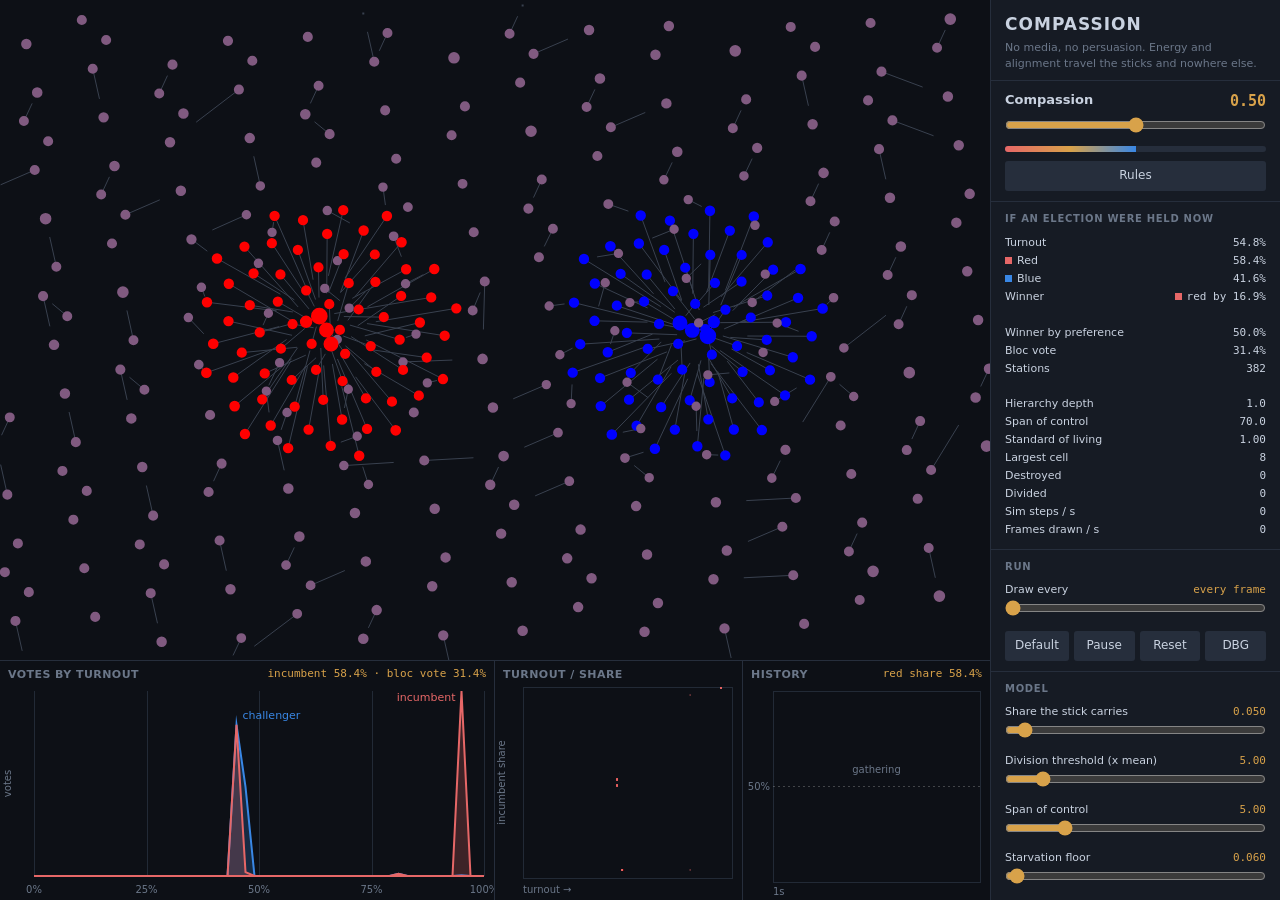
<file: index.html>
<!doctype html>
<html lang="en">
<head>
<meta charset="utf-8">
<title>How a hierarchy puts a tail in an election</title>
<link rel="canonical" href="compassion/">
<meta http-equiv="refresh" content="0; url=compassion/">
</head>
<body><a href="compassion/">Continue</a></body>
</html>
</file>
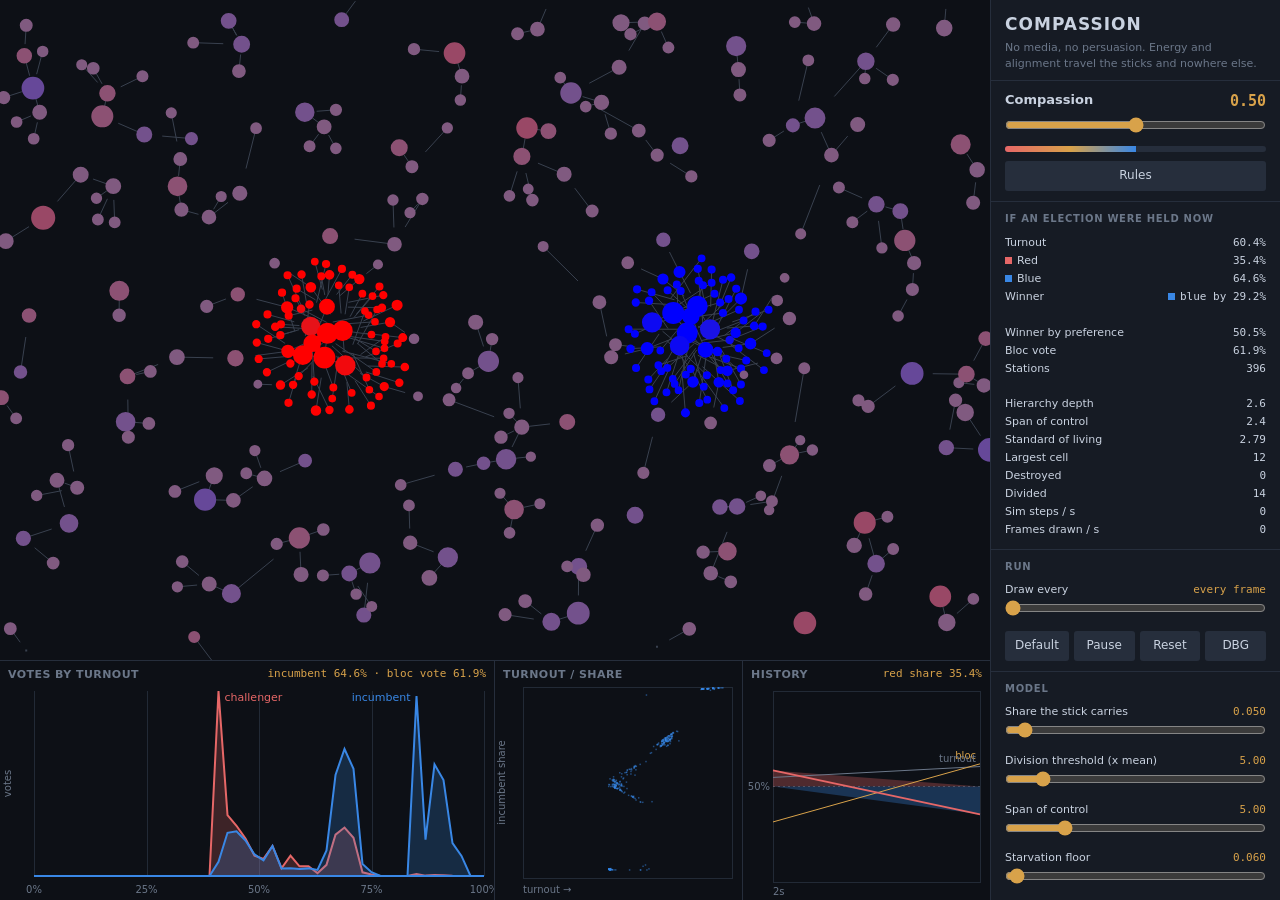
<file: compassion/index.html>
<!doctype html>
<html lang="en">
<head>
<meta charset="utf-8">
<meta name="viewport" content="width=device-width, initial-scale=1">
<title>A hierarchy puts a tail in an election, with nobody persuaded</title>
<style>
:root {
  --bg:        #0d1016;
  --surface:   #161b24;
  --border:    #262e3c;
  --text:      #c9d2e0;
  --muted:     #6b7789;
  --accent:    #d8a24a;

  --main:      #e66767;
  --opp:       #3987e5;
  --mid:       #6a6f78;
  --edge:      #39414f;
  --grid:      #222a36;

  --font: system-ui, 'Segoe UI', sans-serif;
  --mono: 'SF Mono', 'Fira Code', Consolas, monospace;
}

*, *::before, *::after { box-sizing: border-box; margin: 0; padding: 0; }

body {
  background: var(--bg);
  color: var(--text);
  font: 13px/1.45 var(--font);
  height: 100vh;
  display: flex;
  overflow: hidden;
}

/* ── Left: canvases ─────────────────────────────────────────────────── */

#stage { flex: 1; display: flex; flex-direction: column; min-width: 0; }

#net-wrap { flex: 1; position: relative; min-height: 0; }
#net { position: absolute; inset: 0; width: 100%; height: 100%; display: block; }

#panels {
  height: 240px;
  display: grid;
  grid-template-columns: 2fr 1fr 1fr;
  gap: 1px;
  background: var(--border);
  border-top: 1px solid var(--border);
}

.panel { background: var(--bg); position: relative; min-width: 0; }
.panel canvas { position: absolute; inset: 0; width: 100%; height: 100%; display: block; }
.panel h2 {
  position: absolute; top: 6px; left: 8px;
  font-size: 11px; font-weight: 600; letter-spacing: .04em;
  text-transform: uppercase; color: var(--muted);
  pointer-events: none; z-index: 1;
}
.panel .readout {
  position: absolute; top: 6px; right: 8px;
  font: 11px var(--mono); color: var(--accent); text-align: right;
  pointer-events: none; z-index: 1;
}

/* ── Right: controls ────────────────────────────────────────────────── */

#side {
  width: 290px;
  background: var(--surface);
  border-left: 1px solid var(--border);
  display: flex; flex-direction: column;
  overflow-y: auto;
}

#side header { padding: 12px 14px 8px; border-bottom: 1px solid var(--border); }
#side h1 { font-size: 17px; letter-spacing: .06em; }
#side header p { color: var(--muted); font-size: 11px; margin-top: 3px; }

.group { padding: 10px 14px; border-bottom: 1px solid var(--border); }
.group > h3 {
  font-size: 10px; text-transform: uppercase; letter-spacing: .07em;
  color: var(--muted); margin-bottom: 8px;
}

.ctl { margin-bottom: 9px; }
.ctl label { display: flex; justify-content: space-between; font-size: 11px; margin-bottom: 2px; }
.ctl label span:last-child { font-family: var(--mono); color: var(--accent); }
.ctl input[type=range] { width: 100%; accent-color: var(--accent); }

.ctl.hero label { font-size: 13px; font-weight: 600; }
.ctl.hero label span:last-child { font-size: 15px; }
.ctl.hero input[type=range] { height: 22px; }

.meter { height: 6px; background: var(--border); border-radius: 3px; overflow: hidden; margin-top: 4px; }
.meter > div { height: 100%; background: linear-gradient(90deg, var(--main), var(--accent), var(--opp)); }

button {
  font: inherit; font-size: 12px;
  background: var(--border); color: var(--text);
  border: 1px solid transparent; border-radius: 3px;
  padding: 5px 9px; cursor: pointer;
}
button:hover { border-color: var(--muted); }
button.on { background: var(--accent); color: #17130a; }
button.wide { width: 100%; }

.row { display: flex; gap: 5px; flex-wrap: wrap; }
.row > button { flex: 1; }

.check { display: flex; align-items: center; gap: 6px; font-size: 11px; margin-bottom: 6px; }
.check input { accent-color: var(--accent); }

.stat { display: flex; justify-content: space-between; font-size: 11px; padding: 1px 0; }
.stat span:last-child { font-family: var(--mono); color: var(--text); }

/* ── Rules overlay ──────────────────────────────────────────────────── */

#rules {
  position: fixed; inset: 0;
  background: rgba(5,7,11,.86);
  display: none; align-items: center; justify-content: center;
  z-index: 40;
}
#rules.open { display: flex; }
#rules-box {
  background: var(--surface);
  border: 1px solid var(--border);
  width: min(760px, 92vw); max-height: 88vh;
  display: flex; flex-direction: column;
}
#rules-head {
  display: flex; align-items: baseline; gap: 10px;
  padding: 12px 16px; border-bottom: 1px solid var(--border);
}
#rules-head h2 { font-size: 15px; }
#rules-head p { color: var(--muted); font-size: 11px; flex: 1; }
#rules-list { overflow-y: auto; padding: 4px 0; }

.rule { display: grid; grid-template-columns: 116px 1fr; gap: 12px; padding: 7px 16px; }
.rule:nth-child(odd) { background: rgba(255,255,255,.017); }
.rule-name { font-weight: 600; font-size: 12px; }
.rule-text { font-size: 12px; color: var(--text); }
.rule-text code { font-family: var(--mono); font-size: 11px; color: var(--accent); }
.rule-vals { font-family: var(--mono); font-size: 10.5px; color: var(--muted); margin-top: 2px; }

/* ── Debug panel ────────────────────────────────────────────────────── */

#debug-panel {
  position: fixed; right: 0; bottom: 0; width: 460px; max-height: 50vh;
  background: var(--surface); border: 1px solid var(--border);
  display: none; flex-direction: column; z-index: 50;
  font-family: var(--mono); font-size: 11px;
}
#debug-panel.open { display: flex; }
#debug-header { display: flex; gap: 6px; align-items: center; padding: 6px 8px; border-bottom: 1px solid var(--border); }
#debug-title { flex: 1; font-weight: 600; }
#debug-log { overflow-y: auto; padding: 4px 8px; }
.dl-entry { display: flex; gap: 6px; padding: 1px 0; }
.dl-time { color: var(--muted); }
.dl-level { width: 40px; color: var(--muted); }
.dl-error .dl-msg { color: var(--main); }
.dl-warn  .dl-msg { color: var(--accent); }
.dl-empty { color: var(--muted); padding: 6px 0; }
</style>
</head>
<body>


<div id="stage">
  <div id="net-wrap"><canvas id="net"></canvas></div>
  <div id="panels">
    <div class="panel">
      <h2>Votes by turnout</h2>
      <div class="readout" id="ro-hist"></div>
      <canvas id="hist"></canvas>
    </div>
    <div class="panel">
      <h2>Turnout / share</h2>
      <canvas id="scatter"></canvas>
    </div>
    <div class="panel">
      <h2>History</h2>
      <div class="readout" id="ro-hist2"></div>
      <canvas id="history"></canvas>
    </div>
  </div>
</div>

<aside id="side">
  <header>
    <h1>COMPASSION</h1>
    <p>No media, no persuasion. Energy and alignment travel the sticks and nowhere else.</p>
  </header>

  <div class="group">
    <div class="ctl hero">
      <label for="p-compassion"><span>Compassion</span><span id="v-compassion"></span></label>
      <input type="range" id="p-compassion">
      <div class="meter"><div id="m-compassion"></div></div>
    </div>
    <div class="row">
      <button id="btn-rules" class="wide">Rules</button>
    </div>
  </div>

  <div class="group">
    <h3>If an election were held now</h3>
    <div id="stats"></div>
  </div>

  <div class="group">
    <h3>Run</h3>
    <div class="ctl" style="margin-top:8px">
      <label for="p-draw"><span>Draw every</span><span id="v-draw"></span></label>
      <input type="range" id="p-draw" min="1" max="30" step="1" value="1">
    </div>
    <div class="row">
      <button id="btn-defaults">Default</button>
      <button id="btn-pause">Pause</button>
      <button id="btn-reset">Reset</button>
      <button id="btn-debug">DBG</button>
    </div>
  </div>

  <div class="group" id="g-model"><h3>Model</h3></div>
  <div class="group" id="g-election"><h3>Election</h3></div>
</aside>

<div id="rules">
  <div id="rules-box">
    <div id="rules-head">
      <h2>Every rule this page runs</h2>
      <p>values are live</p>
      <button id="rules-close">✕</button>
    </div>
    <div id="rules-list"></div>
  </div>
</div>

<script type="module">
import { CAP, WORLD_W, WORLD_H, BINS, P, RULES, EP, ELECTION_RULES, Model, runElection, blocVote, radius, clamp, dx, dy } from './model.js';
// ============================================================================
// Rendering
// ============================================================================

/**
 * Canvas rendering. Colours come from the stylesheet, so the palette has one home.
 *
 * The diverging alignment scale is the validated blue/red pair with a grey midpoint;
 * nodes are bucketed by alignment and each bucket drawn as one path, which keeps the
 * whole network to a couple of dozen fill calls.
 */


const BUCKETS = 21;

const css = v => getComputedStyle(document.documentElement).getPropertyValue(v).trim();

function hex(h) {
  const n = parseInt(h.slice(1), 16);
  return [(n >> 16) & 255, (n >> 8) & 255, n & 255];
}
/** A token colour at an alpha, so a fill can never drift from the line it belongs to. */
function tint(hexColor, alpha) {
  const [r, g, b] = hex(hexColor);
  return `rgba(${r},${g},${b},${alpha})`;
}

class View {
  constructor() {
    this.textMuted = css('--muted');
    this.gridColor = css('--grid');
    this.edge = css('--edge');

    /** Alignment 0..1 straight into the red and blue channels; green only desaturates the
     *  midpoint, which would otherwise read as vivid magenta rather than as "uncommitted". */
    this.ramp = Array.from({ length: BUCKETS }, (_, k) => {
      const a = k / (BUCKETS - 1);
      const g = Math.round(90 * (1 - Math.abs(2 * a - 1)));
      return `rgb(${Math.round(255 * a)},${g},${Math.round(255 * (1 - a))})`;
    });

    this.canvases = {};
    for (const id of ['net', 'hist', 'scatter', 'history']) {
      const el = document.getElementById(id);
      this.canvases[id] = { el, ctx: el.getContext('2d', { alpha: false }) };
    }
    this.onResize = null;
    this.resize();
    window.addEventListener('resize', () => { this.resize(); this.onResize?.(); });
  }

  resize() {
    const dpr = Math.min(2, window.devicePixelRatio || 1);
    for (const k in this.canvases) {
      const { el } = this.canvases[k];
      const r = el.getBoundingClientRect();
      el.width = Math.max(1, Math.round(r.width * dpr));
      el.height = Math.max(1, Math.round(r.height * dpr));
      this.canvases[k].w = r.width;
      this.canvases[k].h = r.height;
      this.canvases[k].ctx.setTransform(dpr, 0, 0, dpr, 0, 0);
    }
  }

  clear(key) {
    const { ctx, w, h } = this.canvases[key];
    ctx.fillStyle = css('--bg');
    ctx.fillRect(0, 0, w, h);
    return this.canvases[key];
  }

  drawNetwork(model) {
    const { ctx, w, h } = this.clear('net');
    const s = Math.min(w / WORLD_W, h / WORLD_H);
    const ox = (w - WORLD_W * s) / 2, oy = (h - WORLD_H * s) / 2;
    const { x, y, e, a, alive } = model;

    ctx.lineWidth = 1;
    ctx.strokeStyle = this.edge;
    ctx.beginPath();
    const heads = new Path2D();
    for (let i = 0; i < CAP; i++) {
      if (!alive[i]) continue;
      const p = model.parentOf(i);
      if (p < 0) continue;
      const giver = e[i] < e[p] ? i : p;
      const taker = giver === i ? p : i;
      const gx = ox + x[giver] * s, gy = oy + y[giver] * s;
      const sx = dx(x[giver], x[taker]) * s, sy = dy(y[giver], y[taker]) * s;
      ctx.moveTo(gx, gy);
      ctx.lineTo(gx + sx * 0.62, gy + sy * 0.62);
      heads.rect(gx + sx - 1, gy + sy - 1, 2, 2);
    }
    ctx.stroke();
    ctx.fillStyle = this.edge;
    ctx.fill(heads);

    const paths = Array.from({ length: BUCKETS }, () => new Path2D());
    let spoiled = 0;
    for (let i = 0; i < CAP; i++) {
      if (!alive[i]) continue;
      const cx = ox + x[i] * s, cy = oy + y[i] * s;
      if (!Number.isFinite(cx + cy + a[i] + e[i])) { spoiled++; continue; }
      const k = Math.round(clamp(a[i], 0, 1) * (BUCKETS - 1));
      const r = Math.max(0.7, radius(e[i]) * s);
      paths[k].moveTo(cx + r, cy);
      paths[k].arc(cx, cy, r, 0, Math.PI * 2);
    }
    for (let k = 0; k < BUCKETS; k++) {
      ctx.fillStyle = this.ramp[k];
      ctx.fill(paths[k]);
    }
    if (spoiled && !this.warned) { this.warned = true; dbg.error(`${spoiled} cells are not finite`); }
  }

  /** Votes over turnout, one filled curve per party. */
  drawHistogram(result) {
    const { ctx, w, h } = this.clear('hist');
    const pad = { l: 34, r: 10, t: 30, b: 24 };
    const iw = w - pad.l - pad.r, ih = h - pad.t - pad.b;
    let max = 1e-9;
    for (let b = 0; b < BINS; b++) max = Math.max(max, result.main[b], result.opp[b]);

    ctx.strokeStyle = this.gridColor;
    ctx.lineWidth = 1;
    ctx.beginPath();
    for (let t = 0; t <= 1.0001; t += 0.25) {
      const px = Math.round(pad.l + t * iw) + 0.5;
      ctx.moveTo(px, pad.t); ctx.lineTo(px, pad.t + ih);
    }
    ctx.stroke();

    const curve = (arr, fill, stroke) => {
      ctx.beginPath();
      for (let b = 0; b < BINS; b++) {
        const px = pad.l + (b + 0.5) / BINS * iw;
        const py = pad.t + ih - (arr[b] / max) * ih;
        b === 0 ? ctx.moveTo(px, py) : ctx.lineTo(px, py);
      }
      if (fill) {
        ctx.lineTo(pad.l + iw, pad.t + ih);
        ctx.lineTo(pad.l, pad.t + ih);
        ctx.closePath();
        ctx.fillStyle = fill;
        ctx.fill();
      }
      ctx.strokeStyle = stroke;
      ctx.lineWidth = 2;
      ctx.stroke();
    };

    const inc = result.incumbentIsRed ? css('--main') : css('--opp');
    const chl = result.incumbentIsRed ? css('--opp') : css('--main');
    curve(result.opp, tint(chl, 0.22), chl);
    curve(result.main, tint(inc, 0.22), inc);

    ctx.fillStyle = this.textMuted;
    ctx.font = '10px system-ui';
    ctx.textAlign = 'center';
    for (let t = 0; t <= 1.0001; t += 0.25) {
      ctx.fillText(`${Math.round(t * 100)}%`, pad.l + t * iw, h - 7);
    }
    ctx.save();
    ctx.translate(11, pad.t + ih / 2);
    ctx.rotate(-Math.PI / 2);
    ctx.textAlign = 'center';
    ctx.fillText('votes', 0, 0);
    ctx.restore();

    const placed = [];
    this.label(ctx, result.main, inc, 'incumbent', pad, iw, ih, max, placed);
    this.label(ctx, result.opp, chl, 'challenger', pad, iw, ih, max, placed);
  }

  drawScatter(result) {
    const inc = result.incumbentIsRed ? css('--main') : css('--opp');
    const { ctx, w, h } = this.clear('scatter');
    const pad = { l: 28, r: 10, t: 26, b: 22 };
    const iw = w - pad.l - pad.r, ih = h - pad.t - pad.b;

    ctx.strokeStyle = this.gridColor;
    ctx.strokeRect(pad.l + 0.5, pad.t + 0.5, iw, ih);

    ctx.fillStyle = tint(inc, 0.5);
    for (let k = 0; k < result.points; k++) {
      const tx = result.scatter[2 * k], sy = result.scatter[2 * k + 1];
      ctx.fillRect(pad.l + tx * iw - 0.75, pad.t + ih - sy * ih - 0.75, 1.5, 1.5);
    }

    ctx.fillStyle = this.textMuted;
    ctx.font = '10px system-ui';
    ctx.textAlign = 'left';
    ctx.fillText('turnout →', pad.l, h - 7);
    ctx.save();
    ctx.translate(10, pad.t + ih / 2);
    ctx.rotate(-Math.PI / 2);
    ctx.textAlign = 'center';
    ctx.fillText('incumbent share', 0, 0);
    ctx.restore();
  }


  /**
   * Red's share over time against a midline, with turnout and the bloc vote beside it. Red's
   * share rather than the winner's: a winner's line would change colour at every handover,
   * where a crossing of the midline shows the same thing and stays one colour throughout.
   */
  drawHistory(hist) {
    const { ctx, w, h } = this.clear('history');
    const pad = { l: 30, r: 10, t: 30, b: 18 };
    const iw = w - pad.l - pad.r, ih = h - pad.t - pad.b;
    ctx.strokeStyle = this.gridColor;
    ctx.strokeRect(pad.l + 0.5, pad.t + 0.5, iw, ih);

    const y = v => pad.t + ih - clamp(v, 0, 1) * ih;
    ctx.setLineDash([2, 3]);
    ctx.strokeStyle = 'rgba(255,255,255,.22)';
    ctx.beginPath(); ctx.moveTo(pad.l, y(0.5)); ctx.lineTo(pad.l + iw, y(0.5)); ctx.stroke();
    ctx.setLineDash([]);

    ctx.fillStyle = this.textMuted;
    ctx.font = '10px system-ui';
    ctx.textAlign = 'right';
    ctx.fillText('50%', pad.l - 3, y(0.5) + 3);

    ctx.textAlign = 'left';
    ctx.fillText(`${hist.length}s`, pad.l, h - 5);

    if (hist.length < 2) {
      ctx.textAlign = 'center';
      ctx.fillText('gathering', pad.l + iw / 2, pad.t + ih / 2 - 14);
      return;
    }
    const line = (pick, color, width) => {
      ctx.beginPath();
      hist.forEach((p, k) => {
        const px = pad.l + (hist.length === 1 ? 0 : k / (hist.length - 1)) * iw;
        k === 0 ? ctx.moveTo(px, y(pick(p))) : ctx.lineTo(px, y(pick(p)));
      });
      ctx.strokeStyle = color; ctx.lineWidth = width; ctx.stroke();
    };
    // Which side leads is the side of the midline the share sits on, so shade the gap in
    // that side's colour: the handover then reads as the band changing colour and side.
    const px = k => pad.l + (hist.length === 1 ? 0 : k / (hist.length - 1)) * iw;
    for (const [above, color] of [[true, tint(css('--main'), 0.30)], [false, tint(css('--opp'), 0.30)]]) {
      ctx.beginPath();
      ctx.moveTo(px(0), y(0.5));
      hist.forEach((p, k) => ctx.lineTo(px(k), y(above ? Math.max(0.5, p.red) : Math.min(0.5, p.red))));
      ctx.lineTo(px(hist.length - 1), y(0.5));
      ctx.closePath();
      ctx.fillStyle = color;
      ctx.fill();
    }

    line(p => p.turnout, this.textMuted, 1);
    line(p => p.bloc, css('--accent'), 1);
    line(p => p.red, css('--main'), 2);

    const last = hist[hist.length - 1];
    ctx.textAlign = 'right';
    ctx.fillStyle = css('--accent');
    ctx.fillText('bloc', pad.l + iw - 4, y(last.bloc) - 5);
    ctx.fillStyle = this.textMuted;
    ctx.fillText('turnout', pad.l + iw - 4, y(last.turnout) - 5);
  }

  /** Write a curve's name at its own peak, so no key has to be carried in the head. */
  label(ctx, arr, color, text, pad, iw, ih, max, placed) {
    let peak = 0;
    for (let b = 1; b < BINS; b++) if (arr[b] > arr[peak]) peak = b;
    if (arr[peak] <= 0) return;
    const px = pad.l + (peak + 0.5) / BINS * iw;
    const py = pad.t + ih - (arr[peak] / max) * ih;
    ctx.font = '11px system-ui';
    ctx.textAlign = px > pad.l + iw * 0.7 ? 'right' : 'left';
    let ly = Math.max(pad.t + 10, py - 6);
    // Both curves often peak in the same bin, and their heights alone will not separate the words
    while (placed.some(q => Math.abs(q.x - px) < 60 && Math.abs(q.y - ly) < 13)) ly += 13;
    placed.push({ x: px, y: ly });
    ctx.fillStyle = color;
    ctx.fillText(text, px + (ctx.textAlign === 'right' ? -6 : 6), ly);
  }
}

// ============================================================================
// The rules panel
// ============================================================================

/**
 * The rules panel, rendered from the same parameter objects the model reads so the text
 * cannot describe a model other than the one running.
 */


function initRules() {
  const overlay = document.getElementById('rules');
  const list = document.getElementById('rules-list');

  document.getElementById('btn-rules').onclick = open;
  document.getElementById('rules-close').onclick = close;
  overlay.onclick = e => { if (e.target === overlay) close(); };
  document.addEventListener('keydown', e => { if (e.key === 'Escape') close(); });

  function open() { render(); overlay.classList.add('open'); }
  function close() { overlay.classList.remove('open'); }

  function render() {
    list.innerHTML = [
      section('Model', RULES, P),
      section('Election', ELECTION_RULES, EP),
    ].join('');
  }

  function section(title, rules, params) {
    return `<div class="rule"><div class="rule-name" style="color:var(--accent)">${title}</div><div></div></div>` +
      rules.map(r => {
        const vals = r.keys
          .filter(k => params[k])
          .map(k => `${params[k].label} ${fmt(params[k].v)}`)
          .join(' · ');
        return `<div class="rule"><div class="rule-name">${r.name}</div>` +
          `<div><div class="rule-text">${r.text()}</div>` +
          (vals ? `<div class="rule-vals">${vals}</div>` : '') + '</div></div>';
      }).join('');
  }

  function fmt(v) {
    if (v === 0 || v === 1) return String(v);
    return Math.abs(v) >= 100 ? v.toFixed(0) : Math.abs(v) >= 1 ? v.toFixed(2) : v.toFixed(3);
  }

  return { open };
}

// ============================================================================
// Persistence
// ============================================================================

/** Config — stored in localStorage under a per-sketch key. */
class Config {
  constructor(key) {
    this.key = key;
  }

  load() {
    const raw = localStorage.getItem(this.key);
    return raw ? JSON.parse(raw) : null;
  }

  save(cfg) {
    localStorage.setItem(this.key, JSON.stringify(cfg));
  }

  clear() {
    localStorage.removeItem(this.key);
  }
}

// ============================================================================
// Debug logger and panel
// ============================================================================

/** Client-side debug logger and panel. Toggle with Ctrl+Shift+D, or the DBG button. */

const MAX_ENTRIES = 300;

class DebugLogger {
  constructor() {
    this._entries = [];
    this._meta = {};
    this._listeners = [];

    window.addEventListener('error', e => {
      this.error(`Uncaught: ${e.message}`, { file: e.filename, line: e.lineno });
    });
    window.addEventListener('unhandledrejection', e => {
      this.error(`Unhandled rejection: ${e.reason?.message ?? e.reason}`);
    });

    const origError = console.error.bind(console);
    console.error = (...a) => { this._push('error', '[console] ' + a.join(' ')); origError(...a); };
  }

  info(msg, data) { this._push('info', msg, data); }
  warn(msg, data) { this._push('warn', msg, data); }
  error(msg, data) { this._push('error', msg, data); }

  setMeta(meta) { this._meta = meta; }
  clear() { this._entries = []; this._notify(); }
  getEntries() { return this._entries; }
  onChange(fn) { this._listeners.push(fn); }

  report() {
    return [
      '=== debug report ===',
      `Time: ${new Date().toISOString()}`,
      ...Object.entries(this._meta).map(([k, v]) => `${k}: ${v}`),
      '',
      ...this._entries.map(e => `[${e.time}] ${e.level.padEnd(5)} ${e.msg}${e.data ? ' ' + JSON.stringify(e.data) : ''}`),
    ].join('\n');
  }

  _push(level, msg, data) {
    this._entries.unshift({ level, msg, data: data ?? null, time: new Date().toTimeString().slice(0, 8) });
    if (this._entries.length > MAX_ENTRIES) this._entries.pop();
    this._notify();
  }

  _notify() { this._listeners.forEach(fn => fn()); }
}

const dbg = new DebugLogger();

function initDebugPanel() {
  const panel = document.createElement('div');
  panel.id = 'debug-panel';
  panel.innerHTML = `
    <div id="debug-header">
      <span id="debug-title">Debug</span>
      <button id="debug-copy">Copy</button>
      <button id="debug-clear">Clear</button>
      <button id="debug-close">✕</button>
    </div>
    <div id="debug-log"></div>`;
  document.body.appendChild(panel);

  document.addEventListener('keydown', e => {
    if (e.ctrlKey && e.shiftKey && e.key.toLowerCase() === 'd') toggle();
  });
  document.getElementById('debug-close').onclick = () => panel.classList.remove('open');
  document.getElementById('debug-clear').onclick = () => dbg.clear();
  document.getElementById('debug-copy').onclick = () => navigator.clipboard.writeText(dbg.report());

  dbg.onChange(render);

  function render() {
    if (!panel.classList.contains('open')) return;
    const e = dbg.getEntries();
    document.getElementById('debug-log').innerHTML = e.length === 0
      ? '<div class="dl-empty">No entries.</div>'
      : e.map(x => `<div class="dl-entry dl-${x.level}"><span class="dl-time">${x.time}</span>` +
          `<span class="dl-level">${x.level}</span><span class="dl-msg">${esc(x.msg)}` +
          `${x.data ? ' ' + esc(JSON.stringify(x.data)) : ''}</span></div>`).join('');
  }

  function toggle() { panel.classList.toggle('open'); render(); }
  function esc(s) { return String(s).replace(/&/g, '&amp;').replace(/</g, '&lt;'); }

  return { toggle };
}

// ============================================================================
// Wiring: loop and controls
// ============================================================================

/** Wiring: the loop and the controls. */







/** Steps advanced per frame. Fixed: the field is only legible at one rate. */
const STEPS_PER_FRAME = 1;

/** How often the returns and the table are re-read, in milliseconds. */
const PANEL_MS = 1000;

/** Bump whenever a parameter's meaning or range changes, so stored values cannot outlive it. */
const SCHEMA = 5;

const config = new Config('compassion');
const model = new Model();
const view = new View();
const debugPanel = initDebugPanel();
initRules();

view.onResize = () => {
  view.drawNetwork(model);
  if (result) { view.drawHistogram(result); view.drawScatter(result); view.drawHistory(series); }
};

const drawInput = document.getElementById('p-draw');
const drawLabel = document.getElementById('v-draw');
drawInput.oninput = () => {
  const n = Number(drawInput.value);
  drawLabel.textContent = n === 1 ? 'every frame' : `${n} frames`;
};
drawInput.oninput();

const rate = { steps: 0, frames: 0, since: performance.now(), stepsPerSec: 0, fps: 0 };

/** Every parameter as shipped, taken before anything stored can overwrite it. */
const DEFAULTS = [[P, {}], [EP, {}]];
for (const [params, saved] of DEFAULTS) for (const k in params) saved[k] = params[k].v;

/** One sample per second of the figures worth watching move. */
const series = [];
const SERIES_MAX = 240;

let paused = false;
let result = null;

buildControls(document.getElementById('g-model'), P, k => k !== 'compassion' && k !== 'drag');
buildControls(document.getElementById('g-election'), EP, () => true);
bindHero();
restore();
hold();

document.getElementById('btn-pause').onclick = e => {
  paused = !paused;
  e.target.textContent = paused ? 'Resume' : 'Pause';
  e.target.classList.toggle('on', paused);
};
document.getElementById('btn-defaults').onclick = () => {
  for (const [params, saved] of DEFAULTS) {
    for (const k in saved) {
      params[k].v = saved[k];
      const input = document.getElementById(`x-${k}`);
      if (input) { input.value = saved[k]; setLabel(k, saved[k]); }
    }
  }
  syncHero();
  config.clear();
  hold();
  dbg.info('parameters back to their defaults');
};
document.getElementById('btn-reset').onclick = () => { model.reset(); series.length = 0; hold(); };
document.getElementById('btn-debug').onclick = () => debugPanel.toggle();

/** One slider per parameter, so a rule and its control cannot disagree. */
function buildControls(host, params, keep) {
  for (const key in params) {
    if (!keep(key)) continue;
    const p = params[key];
    const ctl = document.createElement('div');
    ctl.className = 'ctl';
    ctl.innerHTML = `<label for="x-${key}"><span>${p.label}</span><span id="xv-${key}"></span></label>` +
      `<input type="range" id="x-${key}" min="${p.min}" max="${p.max}" step="${p.step}">`;
    ctl.querySelector('label').title = p.tip;
    host.appendChild(ctl);
    const input = ctl.querySelector('input');
    input.value = p.v;
    setLabel(key, p.v);
    input.oninput = () => {
      p.v = Number(input.value);
      setLabel(key, p.v);
      persist();
    };
  }
}

function setLabel(key, v) {
  const el = document.getElementById(`xv-${key}`);
  if (el) el.textContent = fmt(v);
}

function bindHero() {
  const input = document.getElementById('p-compassion');
  const p = P.compassion;
  input.min = p.min; input.max = p.max; input.step = p.step; input.value = p.v;
  document.querySelector('label[for="p-compassion"]').title = p.tip;
  input.oninput = () => {
    p.v = Number(input.value);
    syncHero();
    persist();
  };
  syncHero();
}

function syncHero() {
  document.getElementById('p-compassion').value = P.compassion.v;
  document.getElementById('v-compassion').textContent = P.compassion.v.toFixed(2);
  document.getElementById('m-compassion').style.width = `${P.compassion.v * 100}%`;
}

function hold() {
  result = runElection(model);
  series.push({ red: result.redShare, turnout: result.turnout, bloc: result.blocShare });
  if (series.length > SERIES_MAX) series.shift();

  view.drawHistogram(result);
  view.drawScatter(result);
  view.drawHistory(series);
  document.getElementById('ro-hist2').textContent = `red share ${(result.redShare * 100).toFixed(1)}%`;
  document.getElementById('ro-hist').textContent =
    `incumbent ${(result.mainShare * 100).toFixed(1)}% · bloc vote ${(result.blocShare * 100).toFixed(1)}%`;
  renderStats();
}

function renderStats() {
  const s = model.stats();
  const pct = v => `${(100 * v).toFixed(1)}%`;
  const swatch = isRed => `<i style="display:inline-block;width:7px;height:7px;margin-right:5px;`
    + `background:var(${isRed ? '--main' : '--opp'})"></i>`;

  const result_ = result;
  const red = result_ ? result_.redShare : 0;
  const rows = result_ ? [
    ['Turnout', pct(result_.turnout)],
    [swatch(true) + 'Red', pct(red)],
    [swatch(false) + 'Blue', pct(1 - red)],
    ['Winner', `${swatch(red >= 0.5)}${red >= 0.5 ? 'red' : 'blue'} by ${pct(Math.abs(2 * red - 1))}`],
    ['&nbsp;', ''],
    ['Winner by preference',
      pct((result_.incumbentIsRed ? s.red : s.blue) / Math.max(1, s.live))],
    ['Bloc vote', pct(result_.blocShare)],
    ['Stations', result_.stations],
  ] : [['Stations', 0]];

  document.getElementById('stats').innerHTML = rows
    .concat([
      ['&nbsp;', ''],
      ['Hierarchy depth', s.depth.toFixed(1)],
      ['Span of control', s.span.toFixed(1)],
      ['Standard of living', model.meanE.toFixed(2)],
      ['Largest cell', s.eMax.toFixed(0)],
      ['Destroyed', s.destroyed],
      ['Divided', s.divided],
      ['Sim steps / s', rate.stepsPerSec],
      ['Frames drawn / s', Math.round(rate.fps / Number(drawInput.value))],
    ])
    .map(([k, v]) => `<div class="stat"><span>${k}</span><span>${v}</span></div>`).join('');
}


function persist() {
  const out = { schema: SCHEMA, model: {}, election: {} };
  for (const k in P) out.model[k] = P[k].v;
  for (const k in EP) out.election[k] = EP[k].v;
  config.save(out);
}

function restore() {
  const saved = config.load();
  if (!saved) return;
  if (saved.schema !== SCHEMA) {
    config.clear();
    dbg.info('discarded a saved config from an older schema', { was: saved.schema ?? 'unversioned' });
    return;
  }
  for (const [params, stored] of [[P, saved.model], [EP, saved.election]]) {
    for (const k in stored ?? {}) {
      const p = params[k];
      if (!p) continue;
      const v = Number(stored[k]);
      if (Number.isFinite(v) && v >= p.min && v <= p.max) p.v = v;
    }
  }
  syncHero();
  for (const [params, prefix] of [[P, 'x-'], [EP, 'x-']]) {
    for (const k in params) {
      const input = document.getElementById(prefix + k);
      if (input) { input.value = params[k].v; setLabel(k, params[k].v); }
    }
  }
}

function fmt(v) {
  return Math.abs(v) >= 100 ? v.toFixed(0) : Math.abs(v) >= 1 ? v.toFixed(2) : v.toFixed(3);
}

let last = performance.now(), frameNo = 0, lastPanels = 0;
function frame(now) {
  const dt = Math.min(0.1, (now - last) / 1000);
  last = now;
  requestAnimationFrame(frame);

  frameNo++;
  const drawEvery = Number(drawInput.value);
  const drawing = frameNo % drawEvery === 0;

  if (paused) return;

  for (let k = 0; k < STEPS_PER_FRAME; k++) model.step();

  rate.steps += STEPS_PER_FRAME;
  rate.frames++;
  if (now - rate.since >= 1000) {
    const secs = (now - rate.since) / 1000;
    rate.stepsPerSec = Math.round(rate.steps / secs);
    rate.fps = Math.round(rate.frames / secs);
    rate.steps = 0; rate.frames = 0; rate.since = now;
  }

  if (drawing) view.drawNetwork(model);

  // The returns are re-read once a second; at frame rate the numbers move too fast to read.
  if (now - lastPanels >= PANEL_MS) {
    lastPanels = now;
    hold();
    renderStats();
  }
}
requestAnimationFrame(frame);

dbg.setMeta({ capacity: CAP });
dbg.info('ready');
</script>
</body>
</html>
</file>
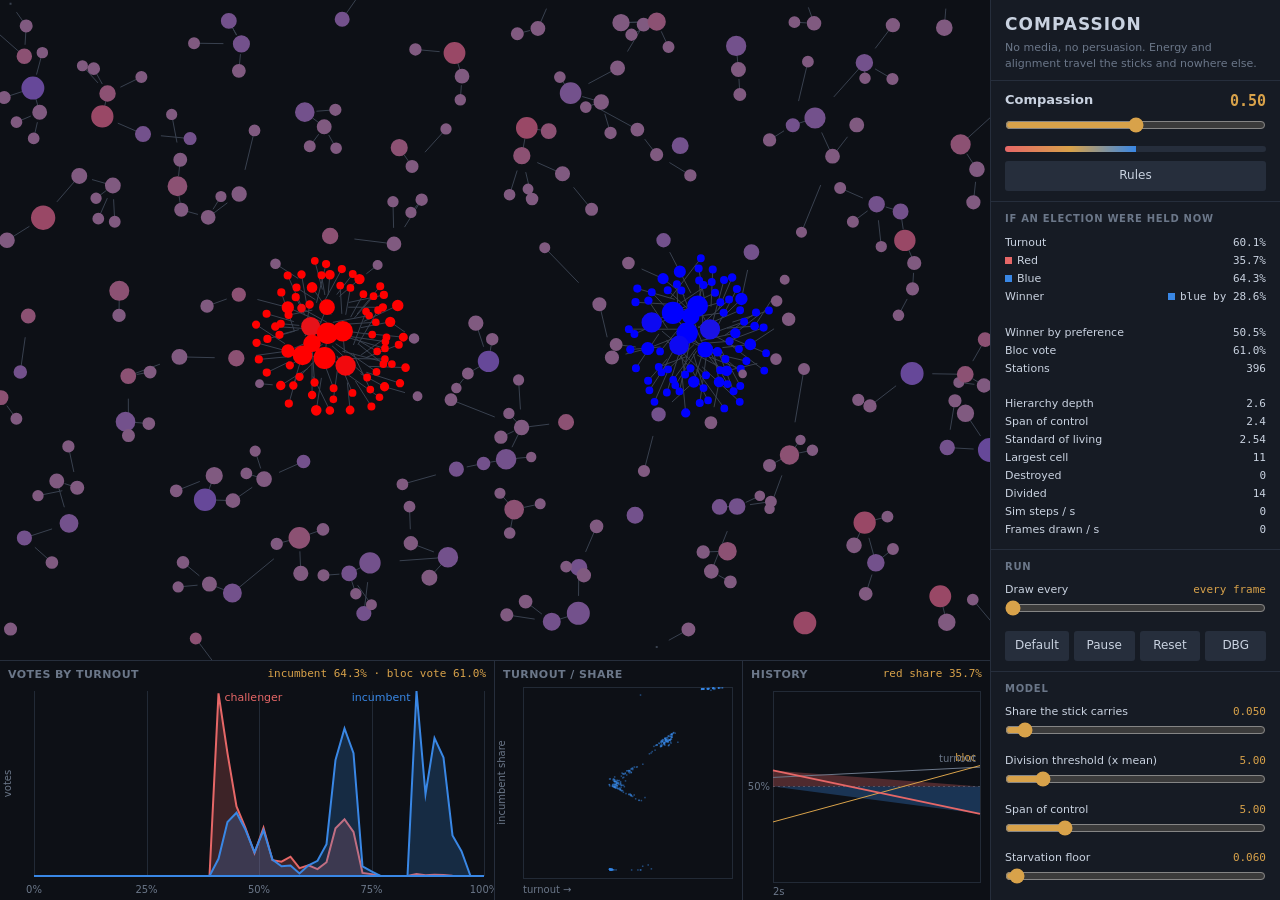
<file: staging/index.html>
<!doctype html>
<html lang="en">
<head>
<meta charset="utf-8">
<meta name="viewport" content="width=device-width, initial-scale=1">
<title>Staging — a hierarchy puts a tail in an election</title>
<style>
:root {
  --bg:        #0d1016;
  --surface:   #161b24;
  --border:    #262e3c;
  --text:      #c9d2e0;
  --muted:     #6b7789;
  --accent:    #d8a24a;

  --main:      #e66767;
  --opp:       #3987e5;
  --mid:       #6a6f78;
  --edge:      #39414f;
  --grid:      #222a36;

  --font: system-ui, 'Segoe UI', sans-serif;
  --mono: 'SF Mono', 'Fira Code', Consolas, monospace;
}

*, *::before, *::after { box-sizing: border-box; margin: 0; padding: 0; }

body {
  background: var(--bg);
  color: var(--text);
  font: 13px/1.45 var(--font);
  height: 100vh;
  display: flex;
  overflow: hidden;
}

/* ── Left: canvases ─────────────────────────────────────────────────── */

#stage { flex: 1; display: flex; flex-direction: column; min-width: 0; }

#net-wrap { flex: 1; position: relative; min-height: 0; }
#net { position: absolute; inset: 0; width: 100%; height: 100%; display: block; }

#panels {
  height: 240px;
  display: grid;
  grid-template-columns: 2fr 1fr 1fr;
  gap: 1px;
  background: var(--border);
  border-top: 1px solid var(--border);
}

.panel { background: var(--bg); position: relative; min-width: 0; }
.panel canvas { position: absolute; inset: 0; width: 100%; height: 100%; display: block; }
.panel h2 {
  position: absolute; top: 6px; left: 8px;
  font-size: 11px; font-weight: 600; letter-spacing: .04em;
  text-transform: uppercase; color: var(--muted);
  pointer-events: none; z-index: 1;
}
.panel .readout {
  position: absolute; top: 6px; right: 8px;
  font: 11px var(--mono); color: var(--accent); text-align: right;
  pointer-events: none; z-index: 1;
}

/* ── Right: controls ────────────────────────────────────────────────── */

#side {
  width: 290px;
  background: var(--surface);
  border-left: 1px solid var(--border);
  display: flex; flex-direction: column;
  overflow-y: auto;
}

#side header { padding: 12px 14px 8px; border-bottom: 1px solid var(--border); }
#side h1 { font-size: 17px; letter-spacing: .06em; }
#side header p { color: var(--muted); font-size: 11px; margin-top: 3px; }

.group { padding: 10px 14px; border-bottom: 1px solid var(--border); }
.group > h3 {
  font-size: 10px; text-transform: uppercase; letter-spacing: .07em;
  color: var(--muted); margin-bottom: 8px;
}

.ctl { margin-bottom: 9px; }
.ctl label { display: flex; justify-content: space-between; font-size: 11px; margin-bottom: 2px; }
.ctl label span:last-child { font-family: var(--mono); color: var(--accent); }
.ctl input[type=range] { width: 100%; accent-color: var(--accent); }

.ctl.hero label { font-size: 13px; font-weight: 600; }
.ctl.hero label span:last-child { font-size: 15px; }
.ctl.hero input[type=range] { height: 22px; }

.meter { height: 6px; background: var(--border); border-radius: 3px; overflow: hidden; margin-top: 4px; }
.meter > div { height: 100%; background: linear-gradient(90deg, var(--main), var(--accent), var(--opp)); }

button {
  font: inherit; font-size: 12px;
  background: var(--border); color: var(--text);
  border: 1px solid transparent; border-radius: 3px;
  padding: 5px 9px; cursor: pointer;
}
button:hover { border-color: var(--muted); }
button.on { background: var(--accent); color: #17130a; }
button.wide { width: 100%; }

.row { display: flex; gap: 5px; flex-wrap: wrap; }
.row > button { flex: 1; }

.check { display: flex; align-items: center; gap: 6px; font-size: 11px; margin-bottom: 6px; }
.check input { accent-color: var(--accent); }

.stat { display: flex; justify-content: space-between; font-size: 11px; padding: 1px 0; }
.stat span:last-child { font-family: var(--mono); color: var(--text); }

/* ── Rules overlay ──────────────────────────────────────────────────── */

#rules {
  position: fixed; inset: 0;
  background: rgba(5,7,11,.86);
  display: none; align-items: center; justify-content: center;
  z-index: 40;
}
#rules.open { display: flex; }
#rules-box {
  background: var(--surface);
  border: 1px solid var(--border);
  width: min(760px, 92vw); max-height: 88vh;
  display: flex; flex-direction: column;
}
#rules-head {
  display: flex; align-items: baseline; gap: 10px;
  padding: 12px 16px; border-bottom: 1px solid var(--border);
}
#rules-head h2 { font-size: 15px; }
#rules-head p { color: var(--muted); font-size: 11px; flex: 1; }
#rules-list { overflow-y: auto; padding: 4px 0; }

.rule { display: grid; grid-template-columns: 116px 1fr; gap: 12px; padding: 7px 16px; }
.rule:nth-child(odd) { background: rgba(255,255,255,.017); }
.rule-name { font-weight: 600; font-size: 12px; }
.rule-text { font-size: 12px; color: var(--text); }
.rule-text code { font-family: var(--mono); font-size: 11px; color: var(--accent); }
.rule-vals { font-family: var(--mono); font-size: 10.5px; color: var(--muted); margin-top: 2px; }

/* ── Debug panel ────────────────────────────────────────────────────── */

#debug-panel {
  position: fixed; right: 0; bottom: 0; width: 460px; max-height: 50vh;
  background: var(--surface); border: 1px solid var(--border);
  display: none; flex-direction: column; z-index: 50;
  font-family: var(--mono); font-size: 11px;
}
#debug-panel.open { display: flex; }
#debug-header { display: flex; gap: 6px; align-items: center; padding: 6px 8px; border-bottom: 1px solid var(--border); }
#debug-title { flex: 1; font-weight: 600; }
#debug-log { overflow-y: auto; padding: 4px 8px; }
.dl-entry { display: flex; gap: 6px; padding: 1px 0; }
.dl-time { color: var(--muted); }
.dl-level { width: 40px; color: var(--muted); }
.dl-error .dl-msg { color: var(--main); }
.dl-warn  .dl-msg { color: var(--accent); }
.dl-empty { color: var(--muted); padding: 6px 0; }
</style>
</head>
<body>


<div id="stage">
  <div id="net-wrap"><canvas id="net"></canvas></div>
  <div id="panels">
    <div class="panel">
      <h2>Votes by turnout</h2>
      <div class="readout" id="ro-hist"></div>
      <canvas id="hist"></canvas>
    </div>
    <div class="panel">
      <h2>Turnout / share</h2>
      <canvas id="scatter"></canvas>
    </div>
    <div class="panel">
      <h2>History</h2>
      <div class="readout" id="ro-hist2"></div>
      <canvas id="history"></canvas>
    </div>
  </div>
</div>

<aside id="side">
  <header>
    <h1>COMPASSION</h1>
    <p>No media, no persuasion. Energy and alignment travel the sticks and nowhere else.</p>
  </header>

  <div class="group">
    <div class="ctl hero">
      <label for="p-compassion"><span>Compassion</span><span id="v-compassion"></span></label>
      <input type="range" id="p-compassion">
      <div class="meter"><div id="m-compassion"></div></div>
    </div>
    <div class="row">
      <button id="btn-rules" class="wide">Rules</button>
    </div>
  </div>

  <div class="group">
    <h3>If an election were held now</h3>
    <div id="stats"></div>
  </div>

  <div class="group">
    <h3>Run</h3>
    <div class="ctl" style="margin-top:8px">
      <label for="p-draw"><span>Draw every</span><span id="v-draw"></span></label>
      <input type="range" id="p-draw" min="1" max="30" step="1" value="1">
    </div>
    <div class="row">
      <button id="btn-defaults">Default</button>
      <button id="btn-pause">Pause</button>
      <button id="btn-reset">Reset</button>
      <button id="btn-debug">DBG</button>
    </div>
  </div>

  <div class="group" id="g-model"><h3>Model</h3></div>
  <div class="group" id="g-election"><h3>Election</h3></div>
</aside>

<div id="rules">
  <div id="rules-box">
    <div id="rules-head">
      <h2>Every rule this page runs</h2>
      <p>values are live</p>
      <button id="rules-close">✕</button>
    </div>
    <div id="rules-list"></div>
  </div>
</div>

<script type="module">
import { CAP, WORLD_W, WORLD_H, BINS, P, RULES, EP, ELECTION_RULES, Model, runElection, blocVote, radius, clamp, dx, dy } from './model.js';
// ============================================================================
// Rendering
// ============================================================================

/**
 * Canvas rendering. Colours come from the stylesheet, so the palette has one home.
 *
 * The diverging alignment scale is the validated blue/red pair with a grey midpoint;
 * nodes are bucketed by alignment and each bucket drawn as one path, which keeps the
 * whole network to a couple of dozen fill calls.
 */


const BUCKETS = 21;

const css = v => getComputedStyle(document.documentElement).getPropertyValue(v).trim();

function hex(h) {
  const n = parseInt(h.slice(1), 16);
  return [(n >> 16) & 255, (n >> 8) & 255, n & 255];
}
/** A token colour at an alpha, so a fill can never drift from the line it belongs to. */
function tint(hexColor, alpha) {
  const [r, g, b] = hex(hexColor);
  return `rgba(${r},${g},${b},${alpha})`;
}

class View {
  constructor() {
    this.textMuted = css('--muted');
    this.gridColor = css('--grid');
    this.edge = css('--edge');

    /** Alignment 0..1 straight into the red and blue channels; green only desaturates the
     *  midpoint, which would otherwise read as vivid magenta rather than as "uncommitted". */
    this.ramp = Array.from({ length: BUCKETS }, (_, k) => {
      const a = k / (BUCKETS - 1);
      const g = Math.round(90 * (1 - Math.abs(2 * a - 1)));
      return `rgb(${Math.round(255 * a)},${g},${Math.round(255 * (1 - a))})`;
    });

    this.canvases = {};
    for (const id of ['net', 'hist', 'scatter', 'history']) {
      const el = document.getElementById(id);
      this.canvases[id] = { el, ctx: el.getContext('2d', { alpha: false }) };
    }
    this.onResize = null;
    this.resize();
    window.addEventListener('resize', () => { this.resize(); this.onResize?.(); });
  }

  resize() {
    const dpr = Math.min(2, window.devicePixelRatio || 1);
    for (const k in this.canvases) {
      const { el } = this.canvases[k];
      const r = el.getBoundingClientRect();
      el.width = Math.max(1, Math.round(r.width * dpr));
      el.height = Math.max(1, Math.round(r.height * dpr));
      this.canvases[k].w = r.width;
      this.canvases[k].h = r.height;
      this.canvases[k].ctx.setTransform(dpr, 0, 0, dpr, 0, 0);
    }
  }

  clear(key) {
    const { ctx, w, h } = this.canvases[key];
    ctx.fillStyle = css('--bg');
    ctx.fillRect(0, 0, w, h);
    return this.canvases[key];
  }

  drawNetwork(model) {
    const { ctx, w, h } = this.clear('net');
    const s = Math.min(w / WORLD_W, h / WORLD_H);
    const ox = (w - WORLD_W * s) / 2, oy = (h - WORLD_H * s) / 2;
    const { x, y, e, a, alive } = model;

    ctx.lineWidth = 1;
    ctx.strokeStyle = this.edge;
    ctx.beginPath();
    const heads = new Path2D();
    for (let i = 0; i < CAP; i++) {
      if (!alive[i]) continue;
      const p = model.parentOf(i);
      if (p < 0) continue;
      const giver = e[i] < e[p] ? i : p;
      const taker = giver === i ? p : i;
      const gx = ox + x[giver] * s, gy = oy + y[giver] * s;
      const sx = dx(x[giver], x[taker]) * s, sy = dy(y[giver], y[taker]) * s;
      ctx.moveTo(gx, gy);
      ctx.lineTo(gx + sx * 0.62, gy + sy * 0.62);
      heads.rect(gx + sx - 1, gy + sy - 1, 2, 2);
    }
    ctx.stroke();
    ctx.fillStyle = this.edge;
    ctx.fill(heads);

    const paths = Array.from({ length: BUCKETS }, () => new Path2D());
    let spoiled = 0;
    for (let i = 0; i < CAP; i++) {
      if (!alive[i]) continue;
      const cx = ox + x[i] * s, cy = oy + y[i] * s;
      if (!Number.isFinite(cx + cy + a[i] + e[i])) { spoiled++; continue; }
      const k = Math.round(clamp(a[i], 0, 1) * (BUCKETS - 1));
      const r = Math.max(0.7, radius(e[i]) * s);
      paths[k].moveTo(cx + r, cy);
      paths[k].arc(cx, cy, r, 0, Math.PI * 2);
    }
    for (let k = 0; k < BUCKETS; k++) {
      ctx.fillStyle = this.ramp[k];
      ctx.fill(paths[k]);
    }
    if (spoiled && !this.warned) { this.warned = true; dbg.error(`${spoiled} cells are not finite`); }
  }

  /** Votes over turnout, one filled curve per party. */
  drawHistogram(result) {
    const { ctx, w, h } = this.clear('hist');
    const pad = { l: 34, r: 10, t: 30, b: 24 };
    const iw = w - pad.l - pad.r, ih = h - pad.t - pad.b;
    let max = 1e-9;
    for (let b = 0; b < BINS; b++) max = Math.max(max, result.main[b], result.opp[b]);

    ctx.strokeStyle = this.gridColor;
    ctx.lineWidth = 1;
    ctx.beginPath();
    for (let t = 0; t <= 1.0001; t += 0.25) {
      const px = Math.round(pad.l + t * iw) + 0.5;
      ctx.moveTo(px, pad.t); ctx.lineTo(px, pad.t + ih);
    }
    ctx.stroke();

    const curve = (arr, fill, stroke) => {
      ctx.beginPath();
      for (let b = 0; b < BINS; b++) {
        const px = pad.l + (b + 0.5) / BINS * iw;
        const py = pad.t + ih - (arr[b] / max) * ih;
        b === 0 ? ctx.moveTo(px, py) : ctx.lineTo(px, py);
      }
      if (fill) {
        ctx.lineTo(pad.l + iw, pad.t + ih);
        ctx.lineTo(pad.l, pad.t + ih);
        ctx.closePath();
        ctx.fillStyle = fill;
        ctx.fill();
      }
      ctx.strokeStyle = stroke;
      ctx.lineWidth = 2;
      ctx.stroke();
    };

    const inc = result.incumbentIsRed ? css('--main') : css('--opp');
    const chl = result.incumbentIsRed ? css('--opp') : css('--main');
    curve(result.opp, tint(chl, 0.22), chl);
    curve(result.main, tint(inc, 0.22), inc);

    ctx.fillStyle = this.textMuted;
    ctx.font = '10px system-ui';
    ctx.textAlign = 'center';
    for (let t = 0; t <= 1.0001; t += 0.25) {
      ctx.fillText(`${Math.round(t * 100)}%`, pad.l + t * iw, h - 7);
    }
    ctx.save();
    ctx.translate(11, pad.t + ih / 2);
    ctx.rotate(-Math.PI / 2);
    ctx.textAlign = 'center';
    ctx.fillText('votes', 0, 0);
    ctx.restore();

    const placed = [];
    this.label(ctx, result.main, inc, 'incumbent', pad, iw, ih, max, placed);
    this.label(ctx, result.opp, chl, 'challenger', pad, iw, ih, max, placed);
  }

  drawScatter(result) {
    const inc = result.incumbentIsRed ? css('--main') : css('--opp');
    const { ctx, w, h } = this.clear('scatter');
    const pad = { l: 28, r: 10, t: 26, b: 22 };
    const iw = w - pad.l - pad.r, ih = h - pad.t - pad.b;

    ctx.strokeStyle = this.gridColor;
    ctx.strokeRect(pad.l + 0.5, pad.t + 0.5, iw, ih);

    ctx.fillStyle = tint(inc, 0.5);
    for (let k = 0; k < result.points; k++) {
      const tx = result.scatter[2 * k], sy = result.scatter[2 * k + 1];
      ctx.fillRect(pad.l + tx * iw - 0.75, pad.t + ih - sy * ih - 0.75, 1.5, 1.5);
    }

    ctx.fillStyle = this.textMuted;
    ctx.font = '10px system-ui';
    ctx.textAlign = 'left';
    ctx.fillText('turnout →', pad.l, h - 7);
    ctx.save();
    ctx.translate(10, pad.t + ih / 2);
    ctx.rotate(-Math.PI / 2);
    ctx.textAlign = 'center';
    ctx.fillText('incumbent share', 0, 0);
    ctx.restore();
  }


  /**
   * Red's share over time against a midline, with turnout and the bloc vote beside it. Red's
   * share rather than the winner's: a winner's line would change colour at every handover,
   * where a crossing of the midline shows the same thing and stays one colour throughout.
   */
  drawHistory(hist) {
    const { ctx, w, h } = this.clear('history');
    const pad = { l: 30, r: 10, t: 30, b: 18 };
    const iw = w - pad.l - pad.r, ih = h - pad.t - pad.b;
    ctx.strokeStyle = this.gridColor;
    ctx.strokeRect(pad.l + 0.5, pad.t + 0.5, iw, ih);

    const y = v => pad.t + ih - clamp(v, 0, 1) * ih;
    ctx.setLineDash([2, 3]);
    ctx.strokeStyle = 'rgba(255,255,255,.22)';
    ctx.beginPath(); ctx.moveTo(pad.l, y(0.5)); ctx.lineTo(pad.l + iw, y(0.5)); ctx.stroke();
    ctx.setLineDash([]);

    ctx.fillStyle = this.textMuted;
    ctx.font = '10px system-ui';
    ctx.textAlign = 'right';
    ctx.fillText('50%', pad.l - 3, y(0.5) + 3);

    ctx.textAlign = 'left';
    ctx.fillText(`${hist.length}s`, pad.l, h - 5);

    if (hist.length < 2) {
      ctx.textAlign = 'center';
      ctx.fillText('gathering', pad.l + iw / 2, pad.t + ih / 2 - 14);
      return;
    }
    const line = (pick, color, width) => {
      ctx.beginPath();
      hist.forEach((p, k) => {
        const px = pad.l + (hist.length === 1 ? 0 : k / (hist.length - 1)) * iw;
        k === 0 ? ctx.moveTo(px, y(pick(p))) : ctx.lineTo(px, y(pick(p)));
      });
      ctx.strokeStyle = color; ctx.lineWidth = width; ctx.stroke();
    };
    // Which side leads is the side of the midline the share sits on, so shade the gap in
    // that side's colour: the handover then reads as the band changing colour and side.
    const px = k => pad.l + (hist.length === 1 ? 0 : k / (hist.length - 1)) * iw;
    for (const [above, color] of [[true, tint(css('--main'), 0.30)], [false, tint(css('--opp'), 0.30)]]) {
      ctx.beginPath();
      ctx.moveTo(px(0), y(0.5));
      hist.forEach((p, k) => ctx.lineTo(px(k), y(above ? Math.max(0.5, p.red) : Math.min(0.5, p.red))));
      ctx.lineTo(px(hist.length - 1), y(0.5));
      ctx.closePath();
      ctx.fillStyle = color;
      ctx.fill();
    }

    line(p => p.turnout, this.textMuted, 1);
    line(p => p.bloc, css('--accent'), 1);
    line(p => p.red, css('--main'), 2);

    const last = hist[hist.length - 1];
    ctx.textAlign = 'right';
    ctx.fillStyle = css('--accent');
    ctx.fillText('bloc', pad.l + iw - 4, y(last.bloc) - 5);
    ctx.fillStyle = this.textMuted;
    ctx.fillText('turnout', pad.l + iw - 4, y(last.turnout) - 5);
  }

  /** Write a curve's name at its own peak, so no key has to be carried in the head. */
  label(ctx, arr, color, text, pad, iw, ih, max, placed) {
    let peak = 0;
    for (let b = 1; b < BINS; b++) if (arr[b] > arr[peak]) peak = b;
    if (arr[peak] <= 0) return;
    const px = pad.l + (peak + 0.5) / BINS * iw;
    const py = pad.t + ih - (arr[peak] / max) * ih;
    ctx.font = '11px system-ui';
    ctx.textAlign = px > pad.l + iw * 0.7 ? 'right' : 'left';
    let ly = Math.max(pad.t + 10, py - 6);
    // Both curves often peak in the same bin, and their heights alone will not separate the words
    while (placed.some(q => Math.abs(q.x - px) < 60 && Math.abs(q.y - ly) < 13)) ly += 13;
    placed.push({ x: px, y: ly });
    ctx.fillStyle = color;
    ctx.fillText(text, px + (ctx.textAlign === 'right' ? -6 : 6), ly);
  }
}

// ============================================================================
// The rules panel
// ============================================================================

/**
 * The rules panel, rendered from the same parameter objects the model reads so the text
 * cannot describe a model other than the one running.
 */


function initRules() {
  const overlay = document.getElementById('rules');
  const list = document.getElementById('rules-list');

  document.getElementById('btn-rules').onclick = open;
  document.getElementById('rules-close').onclick = close;
  overlay.onclick = e => { if (e.target === overlay) close(); };
  document.addEventListener('keydown', e => { if (e.key === 'Escape') close(); });

  function open() { render(); overlay.classList.add('open'); }
  function close() { overlay.classList.remove('open'); }

  function render() {
    list.innerHTML = [
      section('Model', RULES, P),
      section('Election', ELECTION_RULES, EP),
    ].join('');
  }

  function section(title, rules, params) {
    return `<div class="rule"><div class="rule-name" style="color:var(--accent)">${title}</div><div></div></div>` +
      rules.map(r => {
        const vals = r.keys
          .filter(k => params[k])
          .map(k => `${params[k].label} ${fmt(params[k].v)}`)
          .join(' · ');
        return `<div class="rule"><div class="rule-name">${r.name}</div>` +
          `<div><div class="rule-text">${r.text()}</div>` +
          (vals ? `<div class="rule-vals">${vals}</div>` : '') + '</div></div>';
      }).join('');
  }

  function fmt(v) {
    if (v === 0 || v === 1) return String(v);
    return Math.abs(v) >= 100 ? v.toFixed(0) : Math.abs(v) >= 1 ? v.toFixed(2) : v.toFixed(3);
  }

  return { open };
}

// ============================================================================
// Persistence
// ============================================================================

/** Config — stored in localStorage under a per-sketch key. */
class Config {
  constructor(key) {
    this.key = key;
  }

  load() {
    const raw = localStorage.getItem(this.key);
    return raw ? JSON.parse(raw) : null;
  }

  save(cfg) {
    localStorage.setItem(this.key, JSON.stringify(cfg));
  }

  clear() {
    localStorage.removeItem(this.key);
  }
}

// ============================================================================
// Debug logger and panel
// ============================================================================

/** Client-side debug logger and panel. Toggle with Ctrl+Shift+D, or the DBG button. */

const MAX_ENTRIES = 300;

class DebugLogger {
  constructor() {
    this._entries = [];
    this._meta = {};
    this._listeners = [];

    window.addEventListener('error', e => {
      this.error(`Uncaught: ${e.message}`, { file: e.filename, line: e.lineno });
    });
    window.addEventListener('unhandledrejection', e => {
      this.error(`Unhandled rejection: ${e.reason?.message ?? e.reason}`);
    });

    const origError = console.error.bind(console);
    console.error = (...a) => { this._push('error', '[console] ' + a.join(' ')); origError(...a); };
  }

  info(msg, data) { this._push('info', msg, data); }
  warn(msg, data) { this._push('warn', msg, data); }
  error(msg, data) { this._push('error', msg, data); }

  setMeta(meta) { this._meta = meta; }
  clear() { this._entries = []; this._notify(); }
  getEntries() { return this._entries; }
  onChange(fn) { this._listeners.push(fn); }

  report() {
    return [
      '=== debug report ===',
      `Time: ${new Date().toISOString()}`,
      ...Object.entries(this._meta).map(([k, v]) => `${k}: ${v}`),
      '',
      ...this._entries.map(e => `[${e.time}] ${e.level.padEnd(5)} ${e.msg}${e.data ? ' ' + JSON.stringify(e.data) : ''}`),
    ].join('\n');
  }

  _push(level, msg, data) {
    this._entries.unshift({ level, msg, data: data ?? null, time: new Date().toTimeString().slice(0, 8) });
    if (this._entries.length > MAX_ENTRIES) this._entries.pop();
    this._notify();
  }

  _notify() { this._listeners.forEach(fn => fn()); }
}

const dbg = new DebugLogger();

function initDebugPanel() {
  const panel = document.createElement('div');
  panel.id = 'debug-panel';
  panel.innerHTML = `
    <div id="debug-header">
      <span id="debug-title">Debug</span>
      <button id="debug-copy">Copy</button>
      <button id="debug-clear">Clear</button>
      <button id="debug-close">✕</button>
    </div>
    <div id="debug-log"></div>`;
  document.body.appendChild(panel);

  document.addEventListener('keydown', e => {
    if (e.ctrlKey && e.shiftKey && e.key.toLowerCase() === 'd') toggle();
  });
  document.getElementById('debug-close').onclick = () => panel.classList.remove('open');
  document.getElementById('debug-clear').onclick = () => dbg.clear();
  document.getElementById('debug-copy').onclick = () => navigator.clipboard.writeText(dbg.report());

  dbg.onChange(render);

  function render() {
    if (!panel.classList.contains('open')) return;
    const e = dbg.getEntries();
    document.getElementById('debug-log').innerHTML = e.length === 0
      ? '<div class="dl-empty">No entries.</div>'
      : e.map(x => `<div class="dl-entry dl-${x.level}"><span class="dl-time">${x.time}</span>` +
          `<span class="dl-level">${x.level}</span><span class="dl-msg">${esc(x.msg)}` +
          `${x.data ? ' ' + esc(JSON.stringify(x.data)) : ''}</span></div>`).join('');
  }

  function toggle() { panel.classList.toggle('open'); render(); }
  function esc(s) { return String(s).replace(/&/g, '&amp;').replace(/</g, '&lt;'); }

  return { toggle };
}

// ============================================================================
// Wiring: loop and controls
// ============================================================================

/** Wiring: the loop and the controls. */







/** Steps advanced per frame. Fixed: the field is only legible at one rate. */
const STEPS_PER_FRAME = 1;

/** How often the returns and the table are re-read, in milliseconds. */
const PANEL_MS = 1000;

/** Bump whenever a parameter's meaning or range changes, so stored values cannot outlive it. */
const SCHEMA = 7;

const config = new Config('staging');
const model = new Model();
const view = new View();
const debugPanel = initDebugPanel();
initRules();

view.onResize = () => {
  view.drawNetwork(model);
  if (result) { view.drawHistogram(result); view.drawScatter(result); view.drawHistory(series); }
};

const drawInput = document.getElementById('p-draw');
const drawLabel = document.getElementById('v-draw');
drawInput.oninput = () => {
  const n = Number(drawInput.value);
  drawLabel.textContent = n === 1 ? 'every frame' : `${n} frames`;
};
drawInput.oninput();

const rate = { steps: 0, frames: 0, since: performance.now(), stepsPerSec: 0, fps: 0 };

/** Every parameter as shipped, taken before anything stored can overwrite it. */
const DEFAULTS = [[P, {}], [EP, {}]];
for (const [params, saved] of DEFAULTS) for (const k in params) saved[k] = params[k].v;

/** One sample per second of the figures worth watching move. */
const series = [];
const SERIES_MAX = 240;

let paused = false;
let result = null;

buildControls(document.getElementById('g-model'), P, k => k !== 'compassion' && k !== 'drag');
buildControls(document.getElementById('g-election'), EP, () => true);
bindHero();
restore();
hold();

document.getElementById('btn-pause').onclick = e => {
  paused = !paused;
  e.target.textContent = paused ? 'Resume' : 'Pause';
  e.target.classList.toggle('on', paused);
};
document.getElementById('btn-defaults').onclick = () => {
  for (const [params, saved] of DEFAULTS) {
    for (const k in saved) {
      params[k].v = saved[k];
      const input = document.getElementById(`x-${k}`);
      if (input) { input.value = saved[k]; setLabel(k, saved[k]); }
    }
  }
  syncHero();
  config.clear();
  hold();
  dbg.info('parameters back to their defaults');
};
document.getElementById('btn-reset').onclick = () => { model.reset(); series.length = 0; hold(); };
document.getElementById('btn-debug').onclick = () => debugPanel.toggle();

/** One slider per parameter, so a rule and its control cannot disagree. */
function buildControls(host, params, keep) {
  for (const key in params) {
    if (!keep(key)) continue;
    const p = params[key];
    const ctl = document.createElement('div');
    ctl.className = 'ctl';
    ctl.innerHTML = `<label for="x-${key}"><span>${p.label}</span><span id="xv-${key}"></span></label>` +
      `<input type="range" id="x-${key}" min="${p.min}" max="${p.max}" step="${p.step}">`;
    ctl.querySelector('label').title = p.tip;
    host.appendChild(ctl);
    const input = ctl.querySelector('input');
    input.value = p.v;
    setLabel(key, p.v);
    input.oninput = () => {
      p.v = Number(input.value);
      setLabel(key, p.v);
      persist();
    };
  }
}

function setLabel(key, v) {
  const el = document.getElementById(`xv-${key}`);
  if (el) el.textContent = fmt(v);
}

function bindHero() {
  const input = document.getElementById('p-compassion');
  const p = P.compassion;
  input.min = p.min; input.max = p.max; input.step = p.step; input.value = p.v;
  document.querySelector('label[for="p-compassion"]').title = p.tip;
  input.oninput = () => {
    p.v = Number(input.value);
    syncHero();
    persist();
  };
  syncHero();
}

function syncHero() {
  document.getElementById('p-compassion').value = P.compassion.v;
  document.getElementById('v-compassion').textContent = P.compassion.v.toFixed(2);
  document.getElementById('m-compassion').style.width = `${P.compassion.v * 100}%`;
}

function hold() {
  result = runElection(model);
  series.push({ red: result.redShare, turnout: result.turnout, bloc: result.blocShare });
  if (series.length > SERIES_MAX) series.shift();

  view.drawHistogram(result);
  view.drawScatter(result);
  view.drawHistory(series);
  document.getElementById('ro-hist2').textContent = `red share ${(result.redShare * 100).toFixed(1)}%`;
  document.getElementById('ro-hist').textContent =
    `incumbent ${(result.mainShare * 100).toFixed(1)}% · bloc vote ${(result.blocShare * 100).toFixed(1)}%`;
  renderStats();
}

function renderStats() {
  const s = model.stats();
  const pct = v => `${(100 * v).toFixed(1)}%`;
  const swatch = isRed => `<i style="display:inline-block;width:7px;height:7px;margin-right:5px;`
    + `background:var(${isRed ? '--main' : '--opp'})"></i>`;

  const result_ = result;
  const red = result_ ? result_.redShare : 0;
  const rows = result_ ? [
    ['Turnout', pct(result_.turnout)],
    [swatch(true) + 'Red', pct(red)],
    [swatch(false) + 'Blue', pct(1 - red)],
    ['Winner', `${swatch(red >= 0.5)}${red >= 0.5 ? 'red' : 'blue'} by ${pct(Math.abs(2 * red - 1))}`],
    ['&nbsp;', ''],
    ['Winner by preference',
      pct((result_.incumbentIsRed ? s.red : s.blue) / Math.max(1, s.live))],
    ['Bloc vote', pct(result_.blocShare)],
    ['Stations', result_.stations],
  ] : [['Stations', 0]];

  document.getElementById('stats').innerHTML = rows
    .concat([
      ['&nbsp;', ''],
      ['Hierarchy depth', s.depth.toFixed(1)],
      ['Span of control', s.span.toFixed(1)],
      ['Standard of living', model.meanE.toFixed(2)],
      ['Largest cell', s.eMax.toFixed(0)],
      ['Destroyed', s.destroyed],
      ['Divided', s.divided],
      ['Sim steps / s', rate.stepsPerSec],
      ['Frames drawn / s', Math.round(rate.fps / Number(drawInput.value))],
    ])
    .map(([k, v]) => `<div class="stat"><span>${k}</span><span>${v}</span></div>`).join('');
}


function persist() {
  const out = { schema: SCHEMA, model: {}, election: {} };
  for (const k in P) out.model[k] = P[k].v;
  for (const k in EP) out.election[k] = EP[k].v;
  config.save(out);
}

function restore() {
  const saved = config.load();
  if (!saved) return;
  if (saved.schema !== SCHEMA) {
    config.clear();
    dbg.info('discarded a saved config from an older schema', { was: saved.schema ?? 'unversioned' });
    return;
  }
  for (const [params, stored] of [[P, saved.model], [EP, saved.election]]) {
    for (const k in stored ?? {}) {
      const p = params[k];
      if (!p) continue;
      const v = Number(stored[k]);
      if (Number.isFinite(v) && v >= p.min && v <= p.max) p.v = v;
    }
  }
  syncHero();
  for (const [params, prefix] of [[P, 'x-'], [EP, 'x-']]) {
    for (const k in params) {
      const input = document.getElementById(prefix + k);
      if (input) { input.value = params[k].v; setLabel(k, params[k].v); }
    }
  }
}

function fmt(v) {
  return Math.abs(v) >= 100 ? v.toFixed(0) : Math.abs(v) >= 1 ? v.toFixed(2) : v.toFixed(3);
}

let last = performance.now(), frameNo = 0, lastPanels = 0;
function frame(now) {
  const dt = Math.min(0.1, (now - last) / 1000);
  last = now;
  requestAnimationFrame(frame);

  frameNo++;
  const drawEvery = Number(drawInput.value);
  const drawing = frameNo % drawEvery === 0;

  if (paused) return;

  for (let k = 0; k < STEPS_PER_FRAME; k++) model.step();

  rate.steps += STEPS_PER_FRAME;
  rate.frames++;
  if (now - rate.since >= 1000) {
    const secs = (now - rate.since) / 1000;
    rate.stepsPerSec = Math.round(rate.steps / secs);
    rate.fps = Math.round(rate.frames / secs);
    rate.steps = 0; rate.frames = 0; rate.since = now;
  }

  if (drawing) view.drawNetwork(model);

  // The returns are re-read once a second; at frame rate the numbers move too fast to read.
  if (now - lastPanels >= PANEL_MS) {
    lastPanels = now;
    hold();
    renderStats();
  }
}
requestAnimationFrame(frame);

dbg.setMeta({ capacity: CAP });
dbg.info('ready');
</script>
</body>
</html>
</file>
